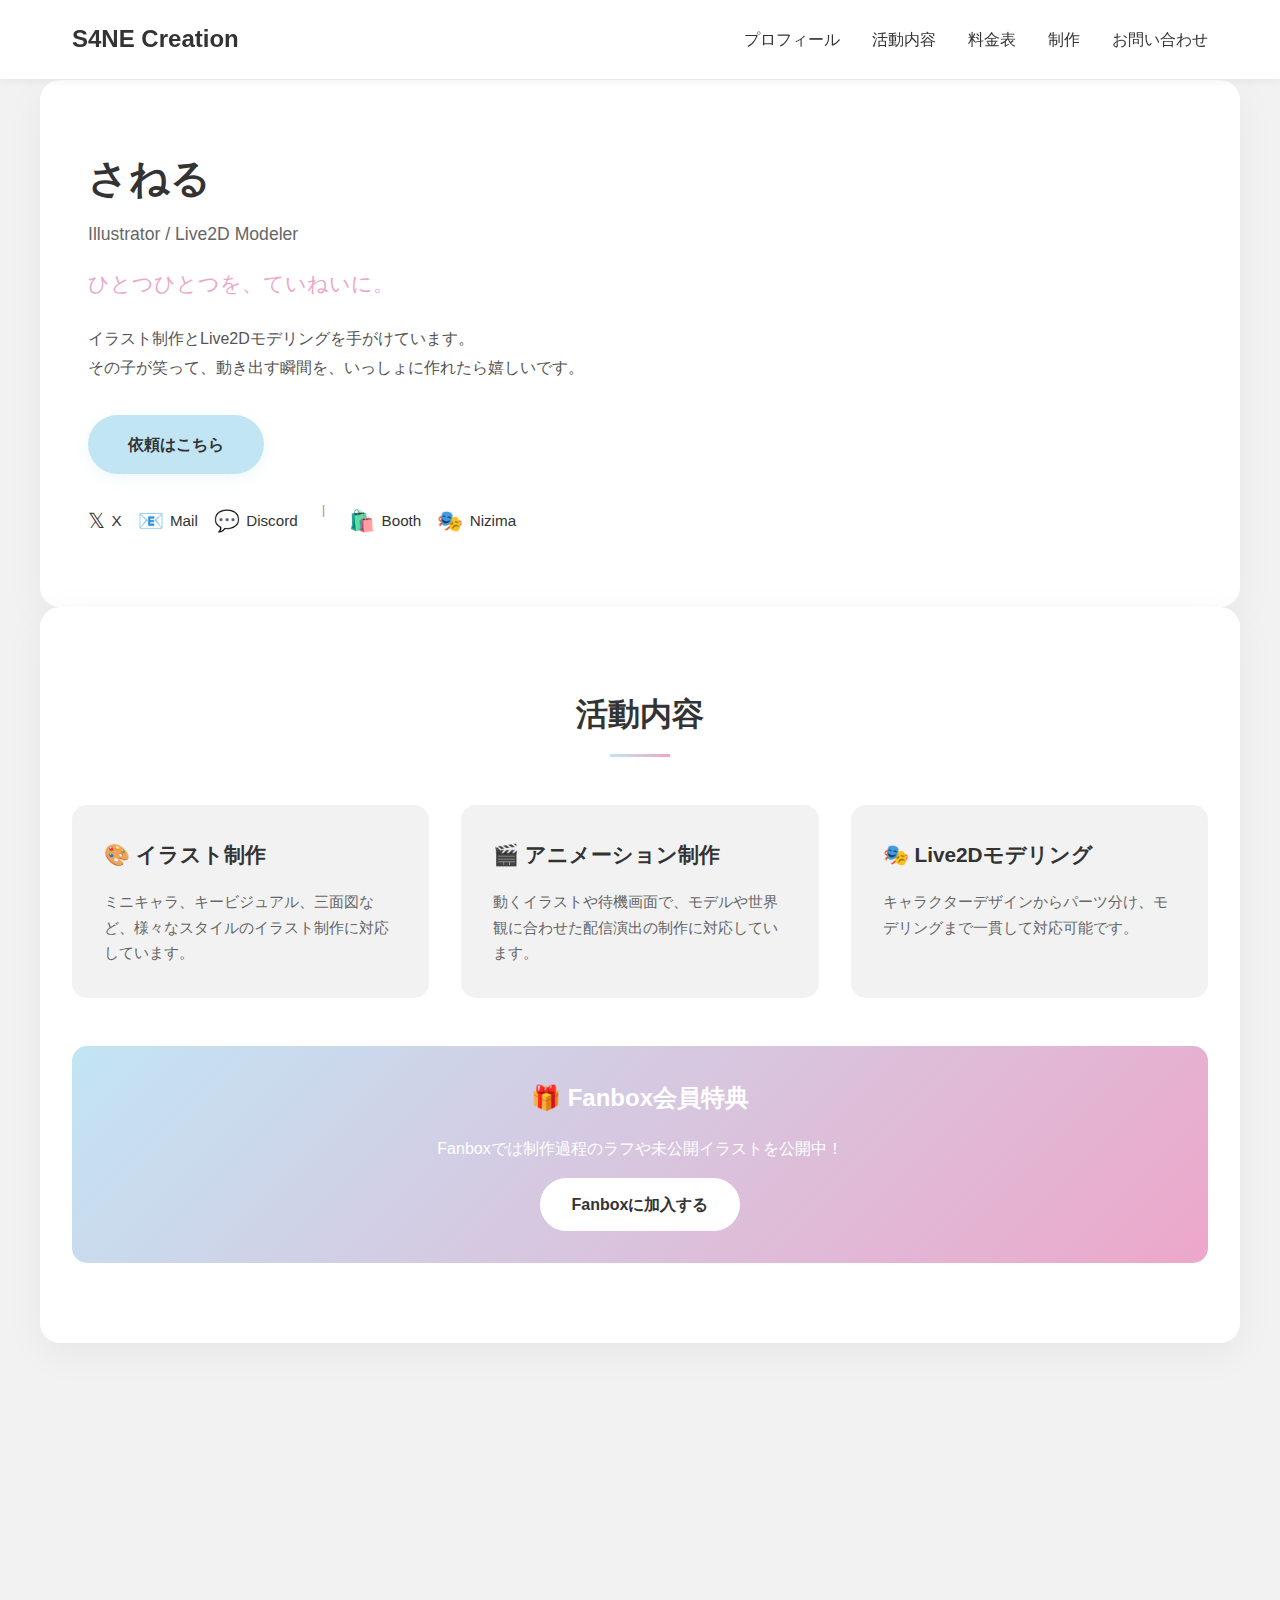
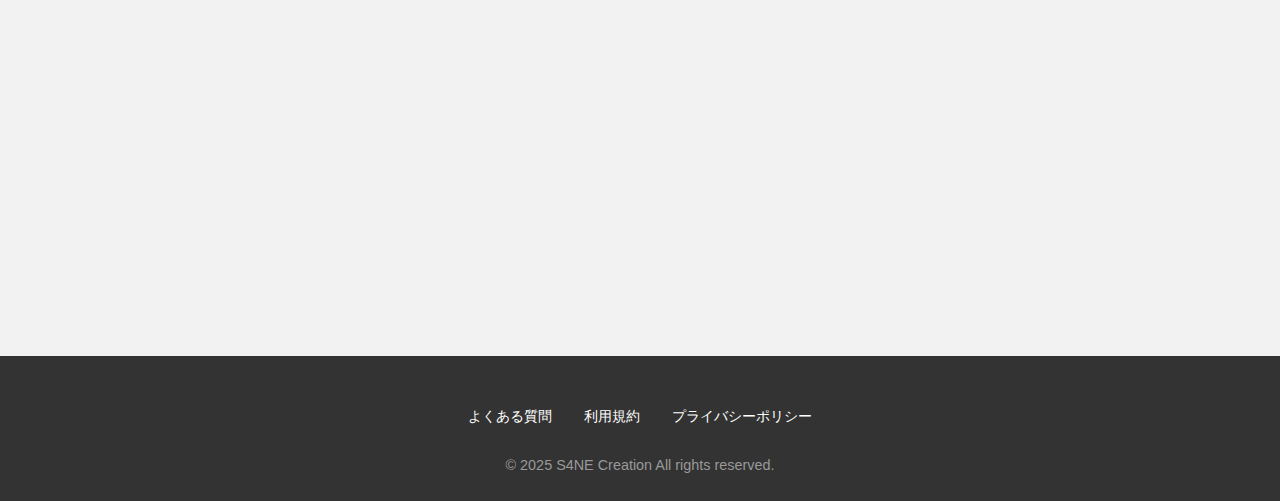
<file: index.html>
<!DOCTYPE html>
<html lang="ja">
<head>
    <meta charset="UTF-8">
    <meta name="viewport" content="width=device-width, initial-scale=1.0">
    <title>S4NE Creation - Illustrator / Live2D Modeler</title>
    <link rel="stylesheet" href="style.css">
</head>
<body>
    <!-- ヘッダー -->
    <header>
        <nav>
            <a href="#" class="logo">S4NE Creation</a>
            <ul class="nav-links">
                <li><a href="#profile">プロフィール</a></li>
                <li><a href="#services">活動内容</a></li>
                <li><a href="#pricing">料金表</a></li>
                <li><a href="#gallery">制作</a></li>
                <li><a href="#contact">お問い合わせ</a></li>
            </ul>
            <div class="hamburger">
                <span></span>
                <span></span>
                <span></span>
            </div>
        </nav>
    </header>

    <!-- プロフィール -->
    <section id="profile">
        <div class="profile-content">
            <div class="profile-text">
                <h1>さねる</h1>
                <p class="title">Illustrator / Live2D Modeler</p>
                <p class="catchphrase">ひとつひとつを、ていねいに。</p>
                <p class="description">
                    イラスト制作とLive2Dモデリングを手がけています。<br>
                    その子が笑って、動き出す瞬間を、いっしょに作れたら嬉しいです。
                </p>
                <a href="#contact" class="btn-primary">依頼はこちら</a>
                
                <div class="social-links">
                    <a href="#" class="social-link-item">
                        <span class="emoji">𝕏</span>
                        <span>X</span>
                    </a>
                    <a href="#" class="social-link-item">
                        <span class="emoji">📧</span>
                        <span>Mail</span>
                    </a>
                    <a href="#" class="social-link-item">
                        <span class="emoji">💬</span>
                        <span>Discord</span>
                    </a>
                    <span class="links-divider">|</span>
                    <a href="#" class="social-link-item">
                        <span class="emoji">🛍️</span>
                        <span>Booth</span>
                    </a>
                    <a href="#" class="social-link-item">
                        <span class="emoji">🎭</span>
                        <span>Nizima</span>
                    </a>
                </div>
            </div>
        </div>
    </section>

    <!-- 活動内容 -->
    <section id="services">
        <h2 class="section-title">活動内容</h2>
        <div class="services-grid">
            <div class="service-card">
                <h3>🎨 イラスト制作</h3>
                <p>ミニキャラ、キービジュアル、三面図など、様々なスタイルのイラスト制作に対応しています。</p>
            </div>
            <div class="service-card">
                <h3>🎬 アニメーション制作</h3>
                <p>動くイラストや待機画面で、モデルや世界観に合わせた配信演出の制作に対応しています。</p>
            </div>
            <div class="service-card">
                <h3>🎭 Live2Dモデリング</h3>
                <p>キャラクターデザインからパーツ分け、モデリングまで一貫して対応可能です。</p>
            </div>
        </div>
        
        <div class="fanbox-section">
            <h3>🎁 Fanbox会員特典</h3>
            <p>Fanboxでは制作過程のラフや未公開イラストを公開中！</p>
            <a href="#" class="btn-fanbox">Fanboxに加入する</a>
        </div>
    </section>

    <!-- 料金表 -->
    <section id="pricing">
        <h2 class="section-title">料金表・制作内容</h2>
        
        <div class="pricing-grid">
            <div class="pricing-card">
                <h3>1. イラスト制作</h3>
                <div class="price-items-container">
                    <div class="price-item">
                        <span>ミニキャラ</span>
                        <span class="price-value">¥3,000</span>
                    </div>
                    <div class="price-item">
                        <span>キービジュアル</span>
                        <span class="price-value">¥20,000</span>
                    </div>
                    <div class="price-item">
                        <span>三面図</span>
                        <span class="price-value">¥20,000</span>
                    </div>
                </div>
                <ul class="pricing-features">
                    <li>商用利用可能</li>
                    <li>背景シンプルのみ</li>
                    <li>修正2回まで無料</li>
                    <li>納期2週間程度</li>
                </ul>
                <a href="#contact" class="btn-contact">お見積もり依頼</a>
            </div>

            <div class="pricing-card">
                <h3>2. アニメーション制作</h3>
                <div class="price-items-container">
                    <div class="price-item">
                        <span>動く待機画面</span>
                        <span class="price-value">¥30,000</span>
                    </div>
                    <div class="price-item">
                        <span>動くイラスト</span>
                        <span class="price-value">¥7,000〜20,000</span>
                    </div>
                </div>
                <ul class="pricing-features">
                    <li>商用利用可能</li>
                    <li>ループアニメーション対応</li>
                    <li>修正2回まで無料</li>
                    <li>納期2週間程度</li>
                </ul>
                <a href="#contact" class="btn-contact">お見積もり依頼</a>
            </div>

            <div class="pricing-card">
                <h3>3. Live2Dモデル（シングル）</h3>
                <div class="price-items-container">
                    <div class="price-item">
                        <span>キャラデザ</span>
                        <span class="price-value">¥20,000</span>
                    </div>
                    <div class="price-item">
                        <span>パーツ分け</span>
                        <span class="price-value">¥80,000</span>
                    </div>
                    <div class="price-item">
                        <span>モデリング</span>
                        <span class="price-value">¥100,000</span>
                    </div>
                </div>
                <ul class="pricing-features">
                    <li>商用利用可能</li>
                    <li>表情差分パーツ込み</li>
                    <li>修正3回まで無料</li>
                    <li>納期2週間程度</li>
                </ul>
                <a href="#contact" class="btn-contact">お見積もり依頼</a>
            </div>

            <div class="pricing-card">
                <h3>4. Live2Dモデル（フルパッケージ）</h3>
                <div class="price-items-container">
                    <div class="price-item">
                        <span>イラスト＋モデリング</span>
                        <span class="price-value">¥200,000</span>
                    </div>
                </div>
                <ul class="pricing-features">
                    <li>商用利用可能</li>
                    <li>表情差分パーツ込み</li>
                    <li>修正3回まで無料</li>
                    <li>納期1ヶ月半程度</li>
                </ul>
                <a href="#contact" class="btn-contact">お見積もり依頼</a>
            </div>
        </div>

        <div class="notice-box">
            <h3>⚠️ 対応できない内容</h3>
            <ul>
                <li>✗ 背景を含む一枚絵</li>
                <li>✗ 3Dモデル制作</li>
                <li>✗ 値引き交渉</li>
            </ul>
        </div>

        <div class="payment-info">
            <h3>ご依頼について</h3>
            <p>✓ お支払いは「口座振込（手数料自己負担）」のみとなります。</p>
            <p>※口座番号は、X、Discord、メール等の個人メッセージ宛にお送り致します。</p>
            <p>※料金は内容により変動する場合がございます。詳細はお問い合わせください。</p>
        </div>

        <h3 style="text-align: center; margin: 3rem 0 2rem; font-size: 1.5rem;">制作の流れ</h3>
        <div class="workflow">
            <div class="workflow-step">
                <div class="icon">📨</div>
                <h4>お問い合わせ</h4>
                <p>まずはお気軽にご相談ください</p>
            </div>
            <div class="workflow-step">
                <div class="icon">🧾</div>
                <h4>お見積もり・日程調整</h4>
                <p>内容を確認し、お見積もりを提示</p>
            </div>
            <div class="workflow-step">
                <div class="icon">🎨</div>
                <h4>制作・修正</h4>
                <p>ご要望に沿って丁寧に制作</p>
            </div>
            <div class="workflow-step">
                <div class="icon">📦</div>
                <h4>納品</h4>
                <p>完成したデータをお届け</p>
            </div>
        </div>
    </section>

    <!-- ギャラリー -->
    <section id="gallery">
        <h2 class="section-title">制作・実績</h2>
        <div class="carousel">
            <div class="carousel-container">
                <div class="carousel-item">🎨</div>
                <div class="carousel-item active">🖼️</div>
                <div class="carousel-item">✨</div>
            </div>
            <div class="carousel-nav">
                <button id="prev">←</button>
                <button id="next">→</button>
            </div>
        </div>
        <a href="#" class="btn-more">もっと見る</a>
    </section>

    <!-- お問い合わせ -->
    <section id="contact">
        <h2 class="section-title">お問い合わせ</h2>
        <p class="contact-text">ご依頼、ご質問、お見積もり、お気軽にお問い合わせください！</p>
        <div class="contact-buttons">
            <a href="#" class="btn-contact-method">𝕏 Twitter / X</a>
            <a href="#" class="btn-contact-method">💬 Discord</a>
            <a href="#" class="btn-contact-method">📧 メール</a>
        </div>
    </section>

    <!-- フッター -->
    <footer>
        <div class="footer-content">
            <div class="footer-links">
                <a href="#">よくある質問</a>
                <a href="#">利用規約</a>
                <a href="#">プライバシーポリシー</a>
            </div>
            <p class="copyright">© 2025 S4NE Creation All rights reserved.</p>
        </div>
    </footer>

    <!-- スクロールトップボタン -->
    <div class="scroll-top"></div>

    <script src="script.js"></script>
</body>
</html>
</file>
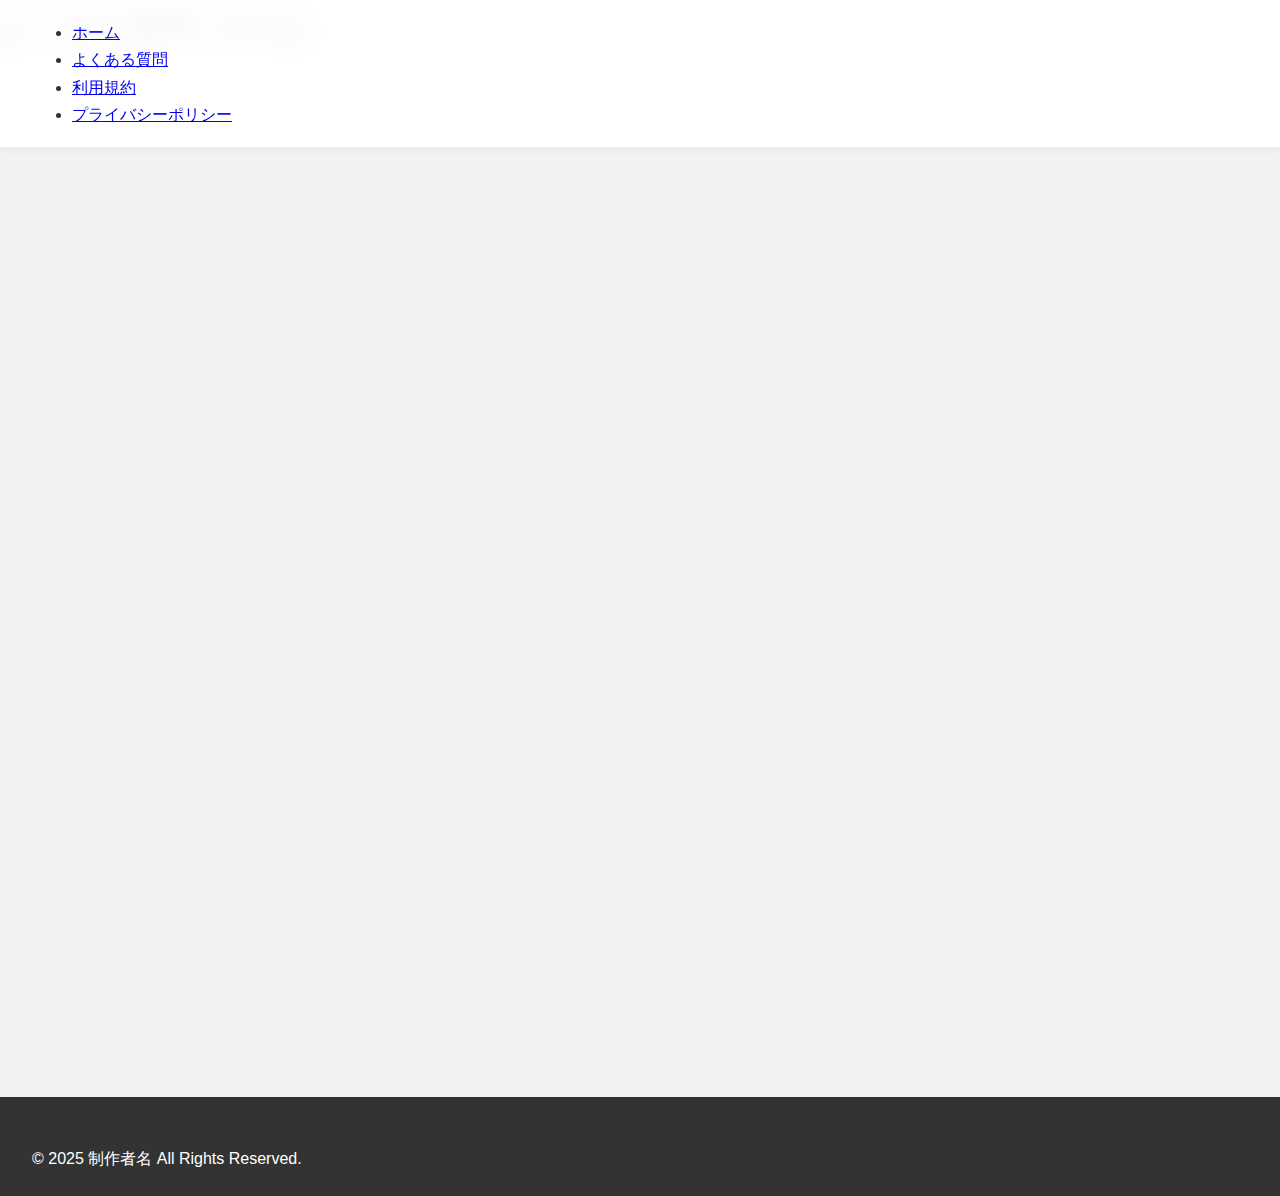
<file: faq.html>
<!DOCTYPE html>
<html lang="ja">
<head>
  <meta charset="UTF-8">
  <meta name="viewport" content="width=device-width, initial-scale=1.0">
  <title>よくある質問（FAQ）</title>
  <link rel="stylesheet" href="style.css">
  <script src="script.js" defer></script>
</head>
<body>
  <header>
    <nav>
      <ul>
        <li><a href="index.html">ホーム</a></li>
        <li><a href="faq.html" class="active">よくある質問</a></li>
        <li><a href="terms.html">利用規約</a></li>
        <li><a href="privacy.html">プライバシーポリシー</a></li>
      </ul>
    </nav>
  </header>

  <main>
    <h1>よくある質問（FAQ）</h1>
    <section class="faq">
      <h2>Q1：依頼は誰でもできますか？</h2>
      <p>A1：はい、個人・法人問わずご依頼いただけます。対応できない内容（背景を含む一枚絵や3Dモデル制作など）がありますので、詳細はお問い合わせください。</p>

      <h2>Q2：依頼の流れはどうなりますか？</h2>
      <p>A2：お問い合わせフォームやSNSでご連絡ください。内容確認後、お見積もりと納期をご案内します。料金確認・お支払い確認後、制作に入ります。</p>

      <h2>Q3：制作物の商用利用はできますか？</h2>
      <p>A3：はい、イラスト・アニメーション・Live2Dモデルはすべて商用利用可能です。利用規約に沿って使用してください。</p>

      <h2>Q4：修正は何回まで可能ですか？</h2>
      <p>A4：イラスト・アニメーション：2回まで無料<br>
      Live2Dモデル：3回まで無料<br>
      それ以上の修正は別途追加料金が発生します。</p>

      <h2>Q5：納期はどれくらいですか？</h2>
      <p>A5：イラスト・アニメーション：約2週間<br>
      Live2Dモデル（フルパッケージ）：約1ヶ月半<br>
      内容によって前後する場合があります。</p>

      <h2>Q6：支払い方法は？</h2>
      <p>A6：口座振込（手数料は依頼者負担）のみとなります。口座情報はXまたはDiscordのDMでお知らせします。</p>

      <h2>Q7：サンプルや制作実績は見られますか？</h2>
      <p>A7：はい、サイト内のサンプル・制作実績セクションでご覧いただけます。クリックで拡大も可能です。</p>

      <h2>Q8：個人情報はどう扱われますか？</h2>
      <p>A8：お問い合わせでいただいた個人情報は作品の依頼対応・連絡のためのみに使用し、第三者に提供することはありません。詳細はプライバシーポリシーをご覧ください。</p>

      <h2>Q9：商用利用の範囲は？</h2>
      <p>A9：SNSや配信活動、個人制作物、表紙や立ち絵など幅広く商用利用可能です。ただし、利用規約にある禁止事項にはご注意ください。</p>

      <p class="date">制定日：2025年10月24日 / 最終改定日：2025年10月24日</p>
    </section>
  </main>

  <footer>
    <p>&copy; 2025 制作者名 All Rights Reserved.</p>
  </footer>
</body>
</html>
</file>
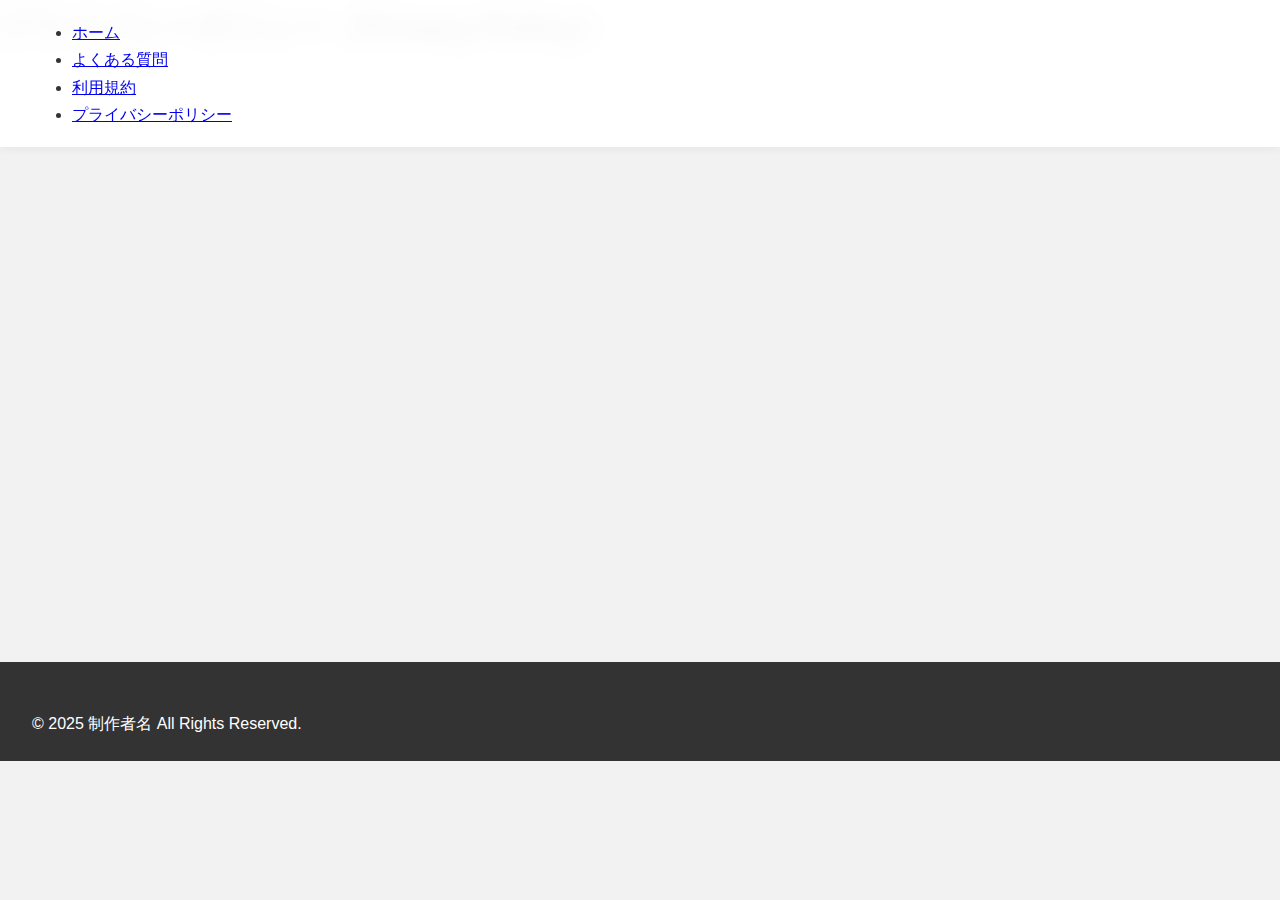
<file: privacy.html>
<!DOCTYPE html>
<html lang="ja">
<head>
  <meta charset="UTF-8">
  <meta name="viewport" content="width=device-width, initial-scale=1.0">
  <title>プライバシーポリシー（Privacy Policy）</title>
  <link rel="stylesheet" href="style.css">
  <script src="script.js" defer></script>
</head>
<body>
  <header>
    <nav>
      <ul>
        <li><a href="index.html">ホーム</a></li>
        <li><a href="faq.html">よくある質問</a></li>
        <li><a href="terms.html">利用規約</a></li>
        <li><a href="privacy.html" class="active">プライバシーポリシー</a></li>
      </ul>
    </nav>
  </header>

  <main>
    <h1>プライバシーポリシー（Privacy Policy）</h1>
    <section class="privacy">
      <h2>1. 個人情報の収集について</h2>
      <p>お問い合わせや依頼フォームを通じて、名前やメールアドレスなどを収集する場合があります。収集は作品の依頼対応や連絡のためのみに使用します。</p>

      <h2>2. 個人情報の管理</h2>
      <p>収集した個人情報は外部に漏れないよう安全に管理します。本人の同意なしに第三者に提供することはありません。</p>

      <h2>3. クッキー・アクセス情報</h2>
      <p>本サイトでは、アクセス解析や利便性向上のためにアクセス情報やCookieを使用する場合があります。個人を特定する情報は取得しません。</p>

      <h2>4. プライバシーポリシーの変更</h2>
      <p>法令やサービス内容の変更に応じて、プライバシーポリシーを更新することがあります。更新後は本サイトに掲載し、最新の内容が適用されます。</p>

      <h2>5. お問い合わせ</h2>
      <p>個人情報の取り扱いについての問い合わせは制作者までご連絡ください。</p>

      <p class="date">制定日：2025年10月24日 / 最終改定日：2025年10月24日</p>
    </section>
  </main>

  <footer>
    <p>&copy; 2025 制作者名 All Rights Reserved.</p>
  </footer>
</body>
</html>
</file>
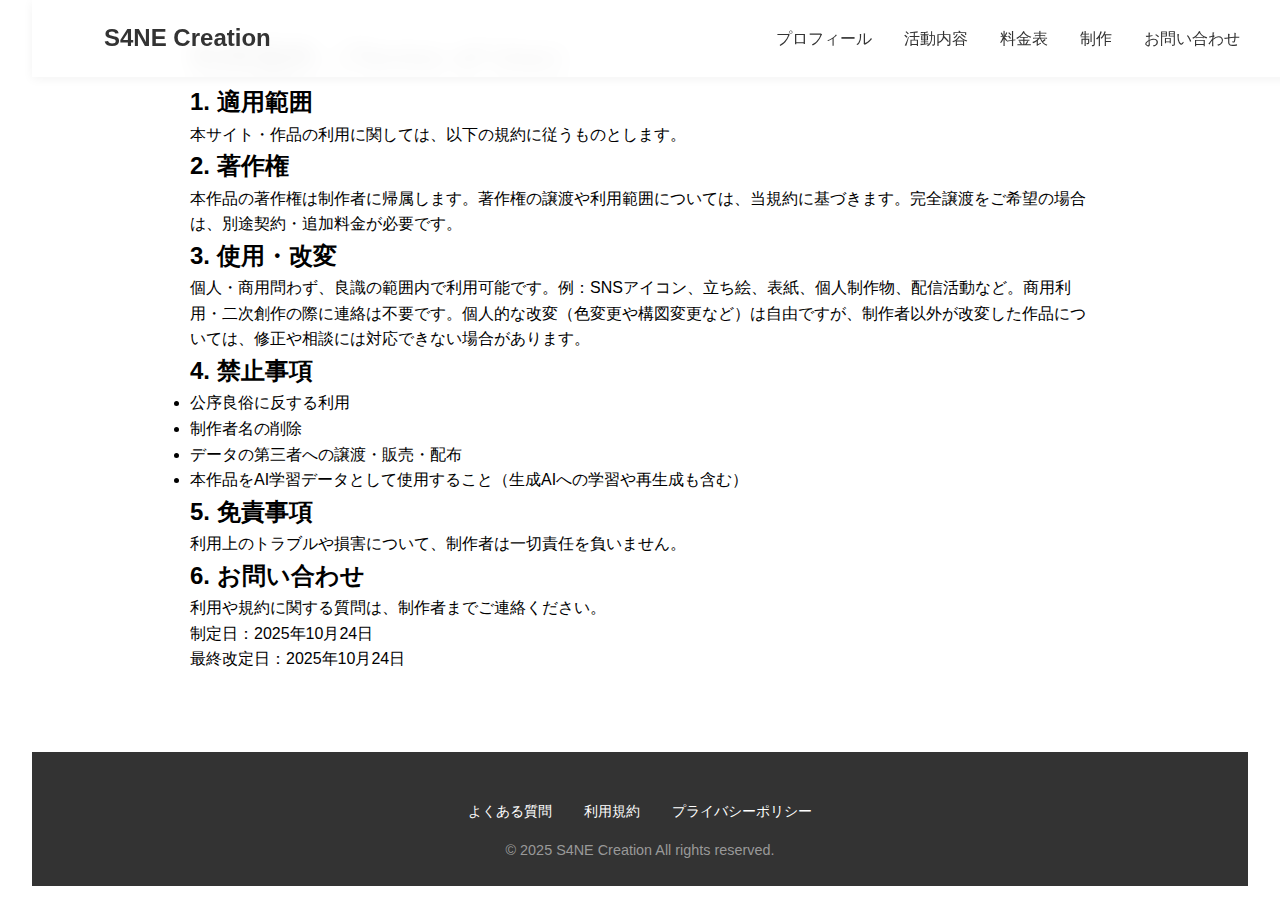
<file: terms.html>
<!DOCTYPE html>
<html lang="ja">
<head>
  <meta charset="UTF-8">
  <meta name="viewport" content="width=device-width, initial-scale=1.0">
  <title>S4NE Creation - 利用規約</title>
  <link rel="stylesheet" href="style.css">
  <style>
    /* ページ専用リセット・上書き */
    body {
      background-color: #fff;
      color: #000;
      font-family: sans-serif;
      padding: 2rem;
      line-height: 1.6;
    }

    main {
      max-width: 900px;
      margin: 0 auto;
    }

    h1, h2, h3, h4 {
      color: #000;
    }

    a {
      color: #1a73e8;
      text-decoration: underline;
    }

    footer .footer-links {
      justify-content: center;
      margin-bottom: 1rem;
    }
  </style>
</head>
<body>
  <!-- ヘッダー -->
  <header>
    <nav>
      <a href="index.html" class="logo">S4NE Creation</a>
      <ul class="nav-links">
        <li><a href="index.html#profile">プロフィール</a></li>
        <li><a href="index.html#services">活動内容</a></li>
        <li><a href="index.html#pricing">料金表</a></li>
        <li><a href="index.html#gallery">制作</a></li>
        <li><a href="index.html#contact">お問い合わせ</a></li>
      </ul>
    </nav>
  </header>

  <!-- メイン -->
  <main>
    <h1>利用規約（Terms of Use）</h1>

    <h2>1. 適用範囲</h2>
    <p>本サイト・作品の利用に関しては、以下の規約に従うものとします。</p>

    <h2>2. 著作権</h2>
    <p>本作品の著作権は制作者に帰属します。著作権の譲渡や利用範囲については、当規約に基づきます。完全譲渡をご希望の場合は、別途契約・追加料金が必要です。</p>

    <h2>3. 使用・改変</h2>
    <p>個人・商用問わず、良識の範囲内で利用可能です。例：SNSアイコン、立ち絵、表紙、個人制作物、配信活動など。商用利用・二次創作の際に連絡は不要です。個人的な改変（色変更や構図変更など）は自由ですが、制作者以外が改変した作品については、修正や相談には対応できない場合があります。</p>

    <h2>4. 禁止事項</h2>
    <ul>
      <li>公序良俗に反する利用</li>
      <li>制作者名の削除</li>
      <li>データの第三者への譲渡・販売・配布</li>
      <li>本作品をAI学習データとして使用すること（生成AIへの学習や再生成も含む）</li>
    </ul>

    <h2>5. 免責事項</h2>
    <p>利用上のトラブルや損害について、制作者は一切責任を負いません。</p>

    <h2>6. お問い合わせ</h2>
    <p>利用や規約に関する質問は、制作者までご連絡ください。</p>

    <p>制定日：2025年10月24日<br>
    最終改定日：2025年10月24日</p>
  </main>

  <!-- フッター -->
  <footer>
    <div class="footer-content">
      <div class="footer-links">
        <a href="faq.html">よくある質問</a>
        <a href="terms.html">利用規約</a>
        <a href="privacy.html">プライバシーポリシー</a>
      </div>
      <p class="copyright">© 2025 S4NE Creation All rights reserved.</p>
    </div>
  </footer>
</body>
</html>
</file>
<file: style.css>
* {
    margin: 0;
    padding: 0;
    box-sizing: border-box;
}

body {
    font-family: 'Hiragino Sans', 'Hiragino Kaku Gothic ProN', 'Yu Gothic', sans-serif;
    background-color: #F2F2F2;
    color: #333;
    line-height: 1.7;
}

/* ヘッダー */
header {
    background: rgba(255, 255, 255, 0.95);
    position: fixed;
    width: 100%;
    top: 0;
    z-index: 1000;
    box-shadow: 0 2px 10px rgba(0, 0, 0, 0.05);
    backdrop-filter: blur(10px);
}

nav {
    max-width: 1200px;
    margin: 0 auto;
    display: flex;
    justify-content: space-between;
    align-items: center;
    padding: 1.2rem 2rem;
}

.logo {
    font-size: 1.5rem;
    font-weight: bold;
    color: #333;
    text-decoration: none;
}

.nav-links {
    display: flex;
    gap: 2rem;
    list-style: none;
}

.nav-links a {
    color: #333;
    text-decoration: none;
    transition: color 0.3s;
    font-weight: 500;
}

.nav-links a:hover {
    color: #EDA7CA;
}

.hamburger {
    display: none;
    flex-direction: column;
    cursor: pointer;
    gap: 4px;
}

.hamburger span {
    width: 25px;
    height: 3px;
    background: #333;
    transition: 0.3s;
}

/* ハンバーガーメニュー開閉アニメーション */
.hamburger.active span:nth-child(1) {
    transform: rotate(45deg) translate(5px, 5px);
}

.hamburger.active span:nth-child(2) {
    opacity: 0;
}

.hamburger.active span:nth-child(3) {
    transform: rotate(-45deg) translate(7px, -6px);
}

/* スクロールトップボタン */
.scroll-top {
    position: fixed;
    bottom: 30px;
    right: 30px;
    width: 50px;
    height: 50px;
    background: #C2E5F4;
    border-radius: 50%;
    display: flex;
    align-items: center;
    justify-content: center;
    cursor: pointer;
    opacity: 0;
    visibility: hidden;
    transition: opacity 0.3s, visibility 0.3s, transform 0.3s;
    box-shadow: 0 4px 15px rgba(194, 229, 244, 0.4);
    z-index: 999;
}

.scroll-top.visible {
    opacity: 1;
    visibility: visible;
}

.scroll-top:hover {
    background: #EDA7CA;
    transform: translateY(-5px);
}

.scroll-top::before {
    content: '↑';
    font-size: 1.5rem;
    color: #333;
    font-weight: bold;
}

/* セクション共通 */
section {
    padding: 5rem 2rem;
    max-width: 1200px;
    margin: 0 auto;
    opacity: 0;
    transform: translateY(30px);
    transition: opacity 0.8s ease, transform 0.8s ease;
}

section.visible {
    opacity: 1;
    transform: translateY(0);
}

.section-title {
    font-size: 2rem;
    text-align: center;
    margin-bottom: 3rem;
    color: #333;
    position: relative;
    padding-bottom: 1rem;
}

.section-title::after {
    content: '';
    position: absolute;
    bottom: 0;
    left: 50%;
    transform: translateX(-50%);
    width: 60px;
    height: 3px;
    background: linear-gradient(to right, #C2E5F4, #EDA7CA);
}

/* プロフィール */
#profile {
    margin-top: 80px;
    background: white;
    border-radius: 20px;
    padding: 4rem 3rem;
    box-shadow: 0 10px 40px rgba(0, 0, 0, 0.05);
}

.profile-content {
    display: flex;
    align-items: center;
    gap: 3rem;
}

.profile-text h1 {
    font-size: 2.5rem;
    margin-bottom: 0.5rem;
    color: #333;
}

.profile-text .title {
    color: #666;
    font-size: 1.1rem;
    margin-bottom: 1rem;
}

.profile-text .catchphrase {
    font-size: 1.3rem;
    color: #EDA7CA;
    margin-bottom: 1.5rem;
    font-weight: 500;
}

.profile-text .description {
    margin-bottom: 2rem;
    color: #555;
    line-height: 1.8;
}

.btn-primary {
    display: inline-block;
    background: #C2E5F4;
    color: #333;
    padding: 1rem 2.5rem;
    border-radius: 50px;
    text-decoration: none;
    font-weight: bold;
    transition: transform 0.3s, box-shadow 0.3s;
    box-shadow: 0 4px 15px rgba(194, 229, 244, 0.3);
}

.btn-primary:hover {
    transform: translateY(-2px);
    box-shadow: 0 6px 20px rgba(194, 229, 244, 0.5);
}

.social-links {
    margin-top: 1.5rem;
    display: flex;
    gap: 1rem;
    flex-wrap: wrap;
}

.social-link-item {
    display: inline-flex;
    align-items: center;
    gap: 0.4rem;
    color: #333;
    text-decoration: none;
    font-size: 0.95rem;
    transition: all 0.3s;
    padding: 0.3rem 0;
}

.social-link-item:hover {
    color: #EDA7CA;
    transform: translateX(3px);
}

.social-link-item .emoji {
    font-size: 1.3rem;
}

.links-divider {
    margin: 0 0.5rem;
    color: #999;
    font-size: 0.85rem;
}

/* 活動内容 */
#services {
    background: white;
    border-radius: 20px;
    box-shadow: 0 10px 40px rgba(0, 0, 0, 0.05);
}

.services-grid {
    display: grid;
    grid-template-columns: repeat(auto-fit, minmax(280px, 1fr));
    gap: 2rem;
    margin-top: 2rem;
}

.service-card {
    background: #F2F2F2;
    padding: 2rem;
    border-radius: 15px;
    transition: transform 0.3s, box-shadow 0.3s;
}

.service-card:hover {
    transform: translateY(-5px);
    box-shadow: 0 10px 30px rgba(0, 0, 0, 0.1);
}

.service-card h3 {
    font-size: 1.3rem;
    margin-bottom: 1rem;
    color: #333;
}

.service-card p {
    color: #666;
    font-size: 0.95rem;
}

.fanbox-section {
    margin-top: 3rem;
    padding: 2rem;
    background: linear-gradient(135deg, #C2E5F4 0%, #EDA7CA 100%);
    border-radius: 15px;
    text-align: center;
    color: white;
}

.fanbox-section h3 {
    margin-bottom: 1rem;
    font-size: 1.5rem;
}

.btn-fanbox {
    background: white;
    color: #333;
    padding: 0.8rem 2rem;
    border-radius: 50px;
    text-decoration: none;
    font-weight: bold;
    display: inline-block;
    margin-top: 1rem;
    transition: transform 0.3s;
}

.btn-fanbox:hover {
    transform: scale(1.05);
}

/* 料金表 */
#pricing {
    background: white;
    border-radius: 20px;
    box-shadow: 0 10px 40px rgba(0, 0, 0, 0.05);
}

.pricing-grid {
    display: grid;
    grid-template-columns: repeat(auto-fit, minmax(280px, 1fr));
    gap: 2rem;
    margin-bottom: 3rem;
}

.pricing-card {
    background: #F2F2F2;
    padding: 2rem;
    border-radius: 15px;
    position: relative;
    overflow: hidden;
}

.pricing-card::before {
    content: '';
    position: absolute;
    top: 0;
    left: 0;
    width: 100%;
    height: 4px;
    background: linear-gradient(to right, #C2E5F4, #EDA7CA);
}

.pricing-card h3 {
    font-size: 1.4rem;
    margin-bottom: 1.5rem;
    color: #333;
    min-height: 50px;
    display: flex;
    align-items: center;
}

.price-item {
    display: flex;
    justify-content: space-between;
    margin-bottom: 1rem;
    padding-bottom: 0.8rem;
    border-bottom: 1px solid #ddd;
    min-height: 40px;
    align-items: center;
}

.price-item:last-of-type {
    border-bottom: none;
    margin-bottom: 0;
}

.price-items-container {
    min-height: 180px;
    display: flex;
    flex-direction: column;
    justify-content: flex-start;
}

.price-value {
    color: #EDA7CA;
    font-weight: bold;
}

.pricing-features {
    margin: 1.5rem 0;
    padding: 1rem 0;
    border-top: 2px solid #ddd;
    border-bottom: 2px solid #ddd;
}

.pricing-features li {
    list-style: none;
    padding: 0.5rem 0;
    color: #555;
    font-size: 0.9rem;
}

.pricing-features li::before {
    content: '✓ ';
    color: #C2E5F4;
    font-weight: bold;
    margin-right: 0.5rem;
}

.btn-contact {
    width: 100%;
    background: #C2E5F4;
    color: #333;
    padding: 0.8rem;
    border-radius: 50px;
    text-decoration: none;
    text-align: center;
    display: block;
    font-weight: bold;
    margin-top: 1rem;
    transition: background 0.3s;
}

.btn-contact:hover {
    background: #EDA7CA;
}

.notice-box {
    background: #fff3cd;
    padding: 2rem;
    border-radius: 15px;
    margin: 2rem 0;
    border-left: 4px solid #EDA7CA;
}

.notice-box h3 {
    color: #333;
    margin-bottom: 1rem;
}

.notice-box ul {
    list-style: none;
    padding-left: 1rem;
}

.notice-box li {
    margin: 0.5rem 0;
    color: #666;
}

.payment-info {
    background: #f8f9fa;
    padding: 2rem;
    border-radius: 15px;
    margin: 2rem 0;
}

.payment-info h3 {
    margin-bottom: 1rem;
    color: #333;
}

.workflow {
    display: grid;
    grid-template-columns: repeat(auto-fit, minmax(200px, 1fr));
    gap: 2rem;
    margin: 3rem 0;
    position: relative;
}

.workflow-step {
    text-align: center;
    padding: 1.5rem;
    background: #F2F2F2;
    border-radius: 15px;
    position: relative;
}

.workflow-step::after {
    content: '→';
    position: absolute;
    right: -2rem;
    top: 50%;
    transform: translateY(-50%);
    font-size: 2rem;
    color: #C2E5F4;
    font-weight: bold;
}

.workflow-step:last-child::after {
    content: '';
}

.workflow-step .icon {
    font-size: 3rem;
    margin-bottom: 1rem;
}

.workflow-step h4 {
    color: #333;
    margin-bottom: 0.5rem;
    font-size: 1.1rem;
}

.workflow-step p {
    color: #666;
    font-size: 0.9rem;
}

/* ギャラリー */
#gallery {
    background: white;
    border-radius: 20px;
    box-shadow: 0 10px 40px rgba(0, 0, 0, 0.05);
}

.carousel {
    position: relative;
    max-width: 900px;
    margin: 0 auto;
    padding: 3rem 0;
}

.carousel-container {
    display: flex;
    align-items: center;
    justify-content: center;
    gap: 2.5rem;
    overflow: hidden;
    padding: 2rem 0;
}

.carousel-item {
    flex-shrink: 0;
    width: 250px;
    height: 250px;
    background: linear-gradient(135deg, #C2E5F4, #EDA7CA);
    border-radius: 15px;
    transition: transform 0.5s, opacity 0.5s;
    opacity: 0.5;
    cursor: pointer;
    display: flex;
    align-items: center;
    justify-content: center;
    font-size: 5rem;
}

.carousel-item.active {
    transform: scale(1.2);
    opacity: 1;
    box-shadow: 0 10px 40px rgba(0, 0, 0, 0.15);
}

.carousel-nav {
    display: flex;
    justify-content: center;
    gap: 1rem;
    margin-top: 2rem;
}

.carousel-nav button {
    background: #C2E5F4;
    border: none;
    width: 40px;
    height: 40px;
    border-radius: 50%;
    cursor: pointer;
    font-size: 1.2rem;
    transition: background 0.3s;
}

.carousel-nav button:hover {
    background: #EDA7CA;
}

.btn-more {
    display: block;
    width: fit-content;
    margin: 2rem auto 0;
    background: #C2E5F4;
    color: #333;
    padding: 1rem 3rem;
    border-radius: 50px;
    text-decoration: none;
    font-weight: bold;
    transition: transform 0.3s;
}

.btn-more:hover {
    transform: translateY(-2px);
    background: #EDA7CA;
}

/* お問い合わせ */
#contact {
    background: linear-gradient(135deg, #C2E5F4 0%, #EDA7CA 100%);
    border-radius: 20px;
    text-align: center;
    color: white;
}

#contact .section-title {
    color: white;
}

#contact .section-title::after {
    background: white;
}

.contact-text {
    font-size: 1.2rem;
    margin-bottom: 2rem;
}

.contact-buttons {
    display: flex;
    justify-content: center;
    gap: 1.5rem;
    flex-wrap: wrap;
}

.btn-contact-method {
    background: white;
    color: #333;
    padding: 1rem 2.5rem;
    border-radius: 50px;
    text-decoration: none;
    font-weight: bold;
    transition: transform 0.3s;
    display: inline-flex;
    align-items: center;
    gap: 0.5rem;
}

.btn-contact-method:hover {
    transform: translateY(-3px);
}

/* フッター */
footer {
    background: #333;
    color: white;
    padding: 3rem 2rem 1.5rem;
    margin-top: 5rem;
}

.footer-content {
    max-width: 1200px;
    margin: 0 auto;
    text-align: center;
}

.footer-links {
    display: flex;
    justify-content: center;
    gap: 2rem;
    flex-wrap: wrap;
    margin-bottom: 1.5rem;
}

.footer-links a {
    color: white;
    text-decoration: none;
    transition: color 0.3s;
    font-size: 0.9rem;
}

.footer-links a:hover {
    color: #C2E5F4;
}

.copyright {
    color: #999;
    font-size: 0.9rem;
}

/* レスポンシブ */
@media (max-width: 768px) {
    .nav-links {
        position: fixed;
        right: -100%;
        top: 70px;
        flex-direction: column;
        background: white;
        width: 100%;
        text-align: center;
        transition: 0.3s;
        box-shadow: 0 10px 27px rgba(0, 0, 0, 0.05);
        padding: 2rem 0;
    }

    .nav-links.active {
        right: 0;
    }

    .hamburger {
        display: flex;
    }

    .profile-content {
        flex-direction: column;
        text-align: center;
    }

    .profile-text h1 {
        font-size: 2rem;
    }

    .social-links {
        justify-content: center;
    }

    section {
        padding: 3rem 1.5rem;
    }

    .section-title {
        font-size: 1.7rem;
    }

    .carousel-item {
        width: 180px;
        height: 180px;
        font-size: 3.5rem;
    }

    .carousel-container {
        gap: 1.5rem;
    }

    .workflow-step::after {
        content: '';
    }

    .workflow-step:not(:last-child)::after {
        content: '↓';
        position: absolute;
        right: auto;
        top: auto;
        bottom: -2.5rem;
        left: 50%;
        transform: translateX(-50%);
        font-size: 2rem;
        color: #C2E5F4;
    }

    .contact-buttons {
        flex-direction: column;
        align-items: center;
    }

    .footer-links {
        flex-direction: column;
        gap: 1rem;
    }
}
</file>
